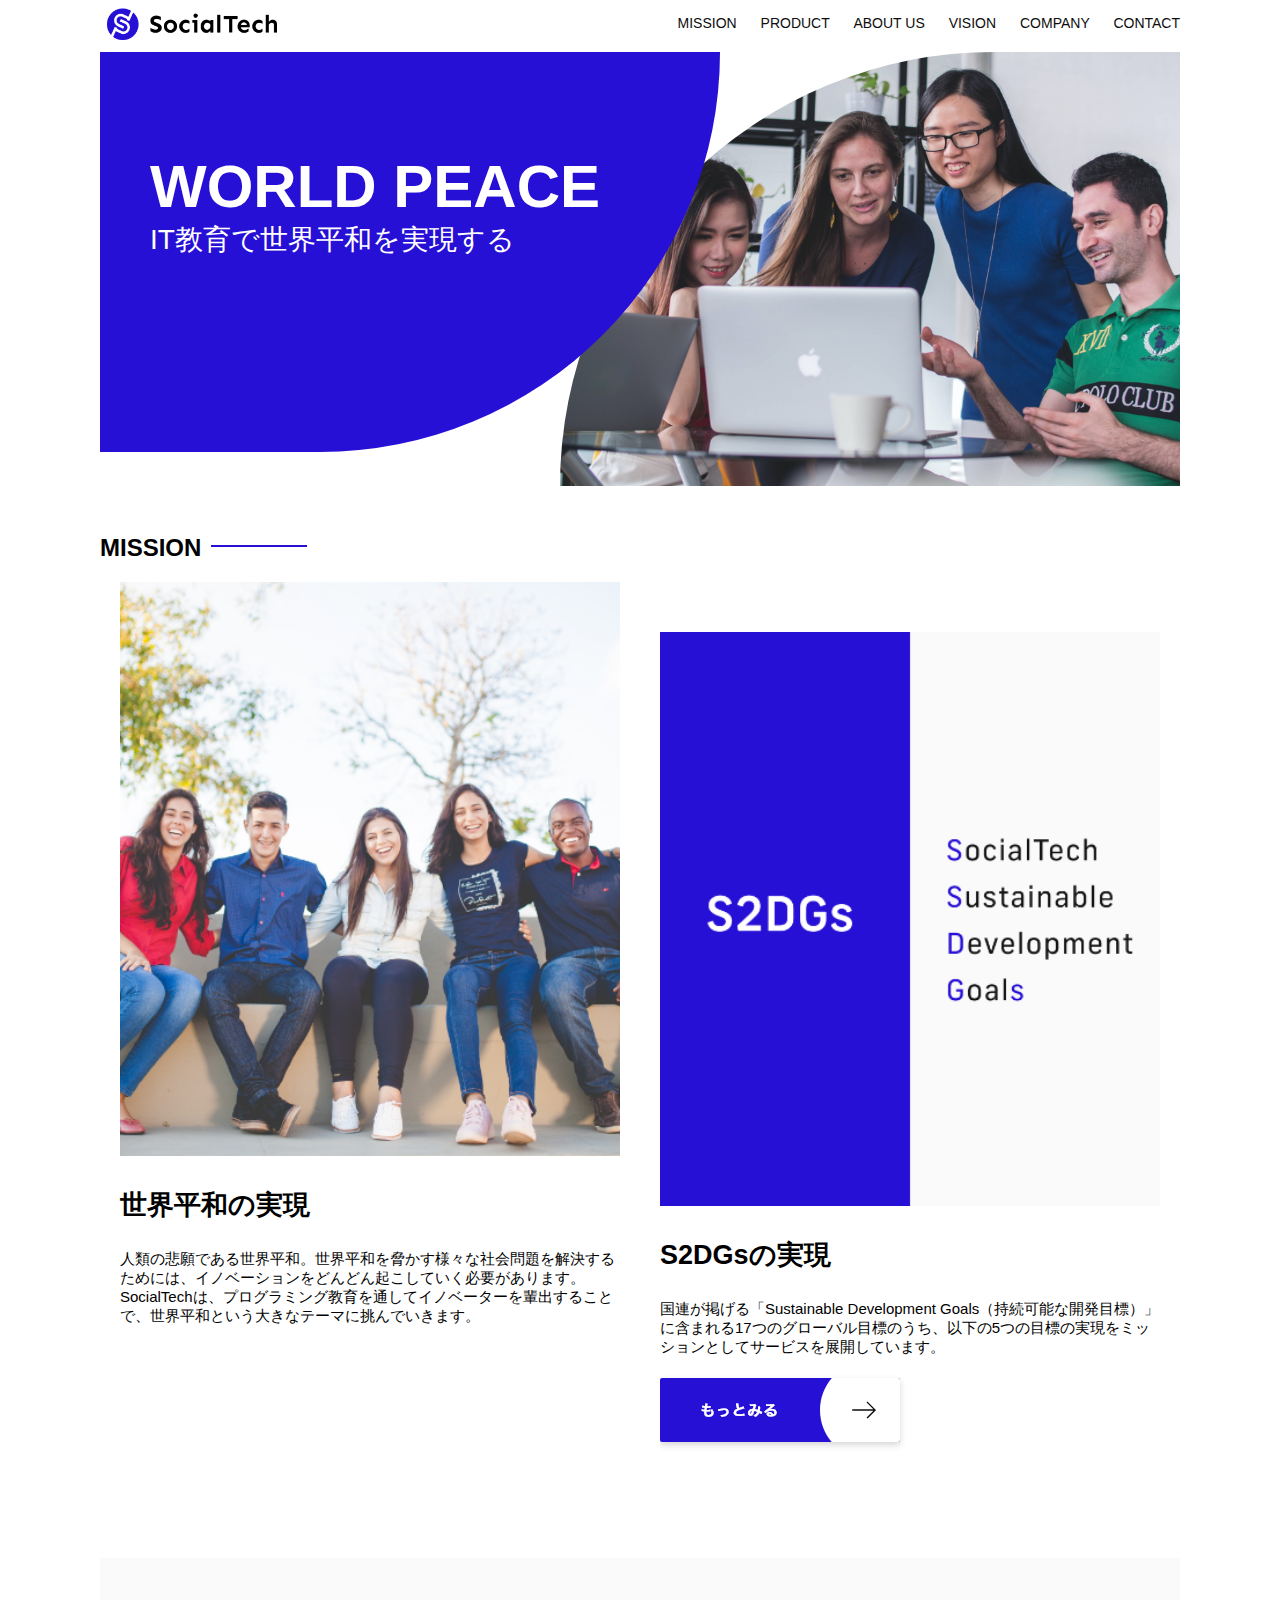
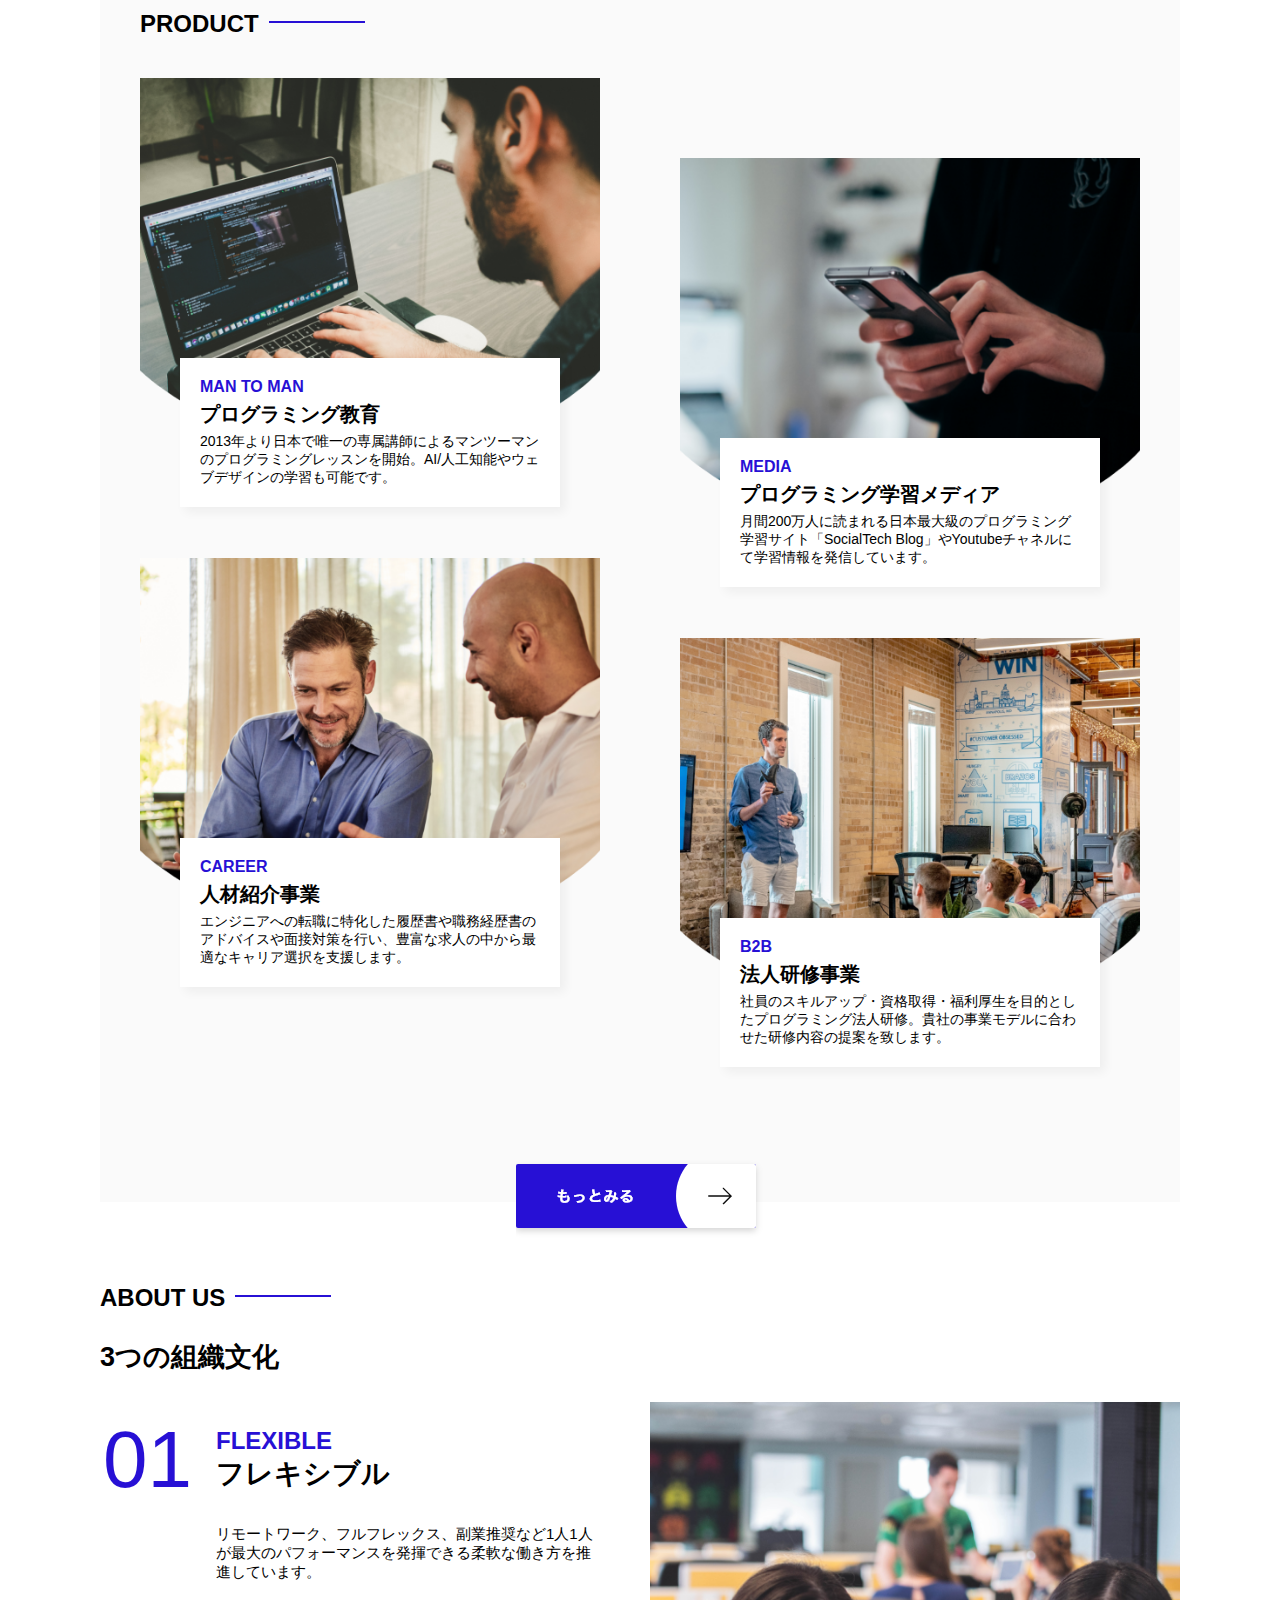
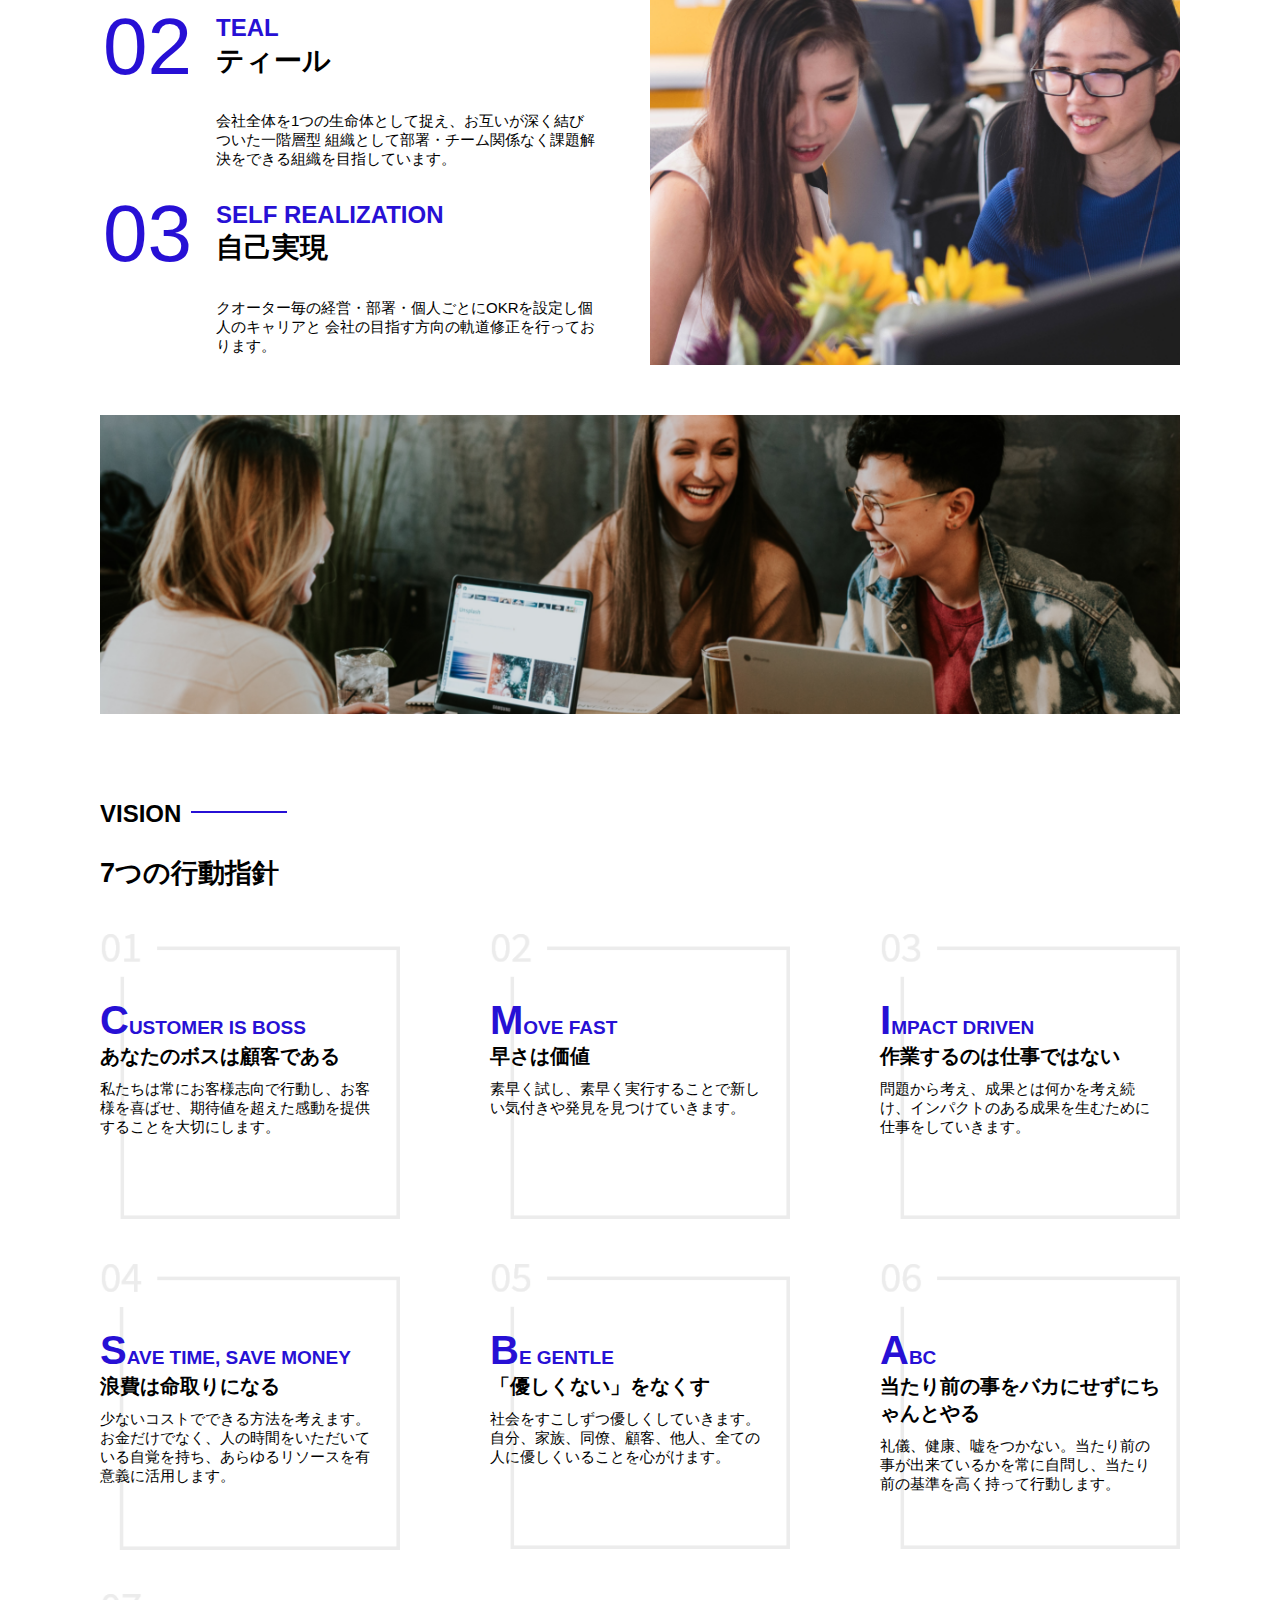
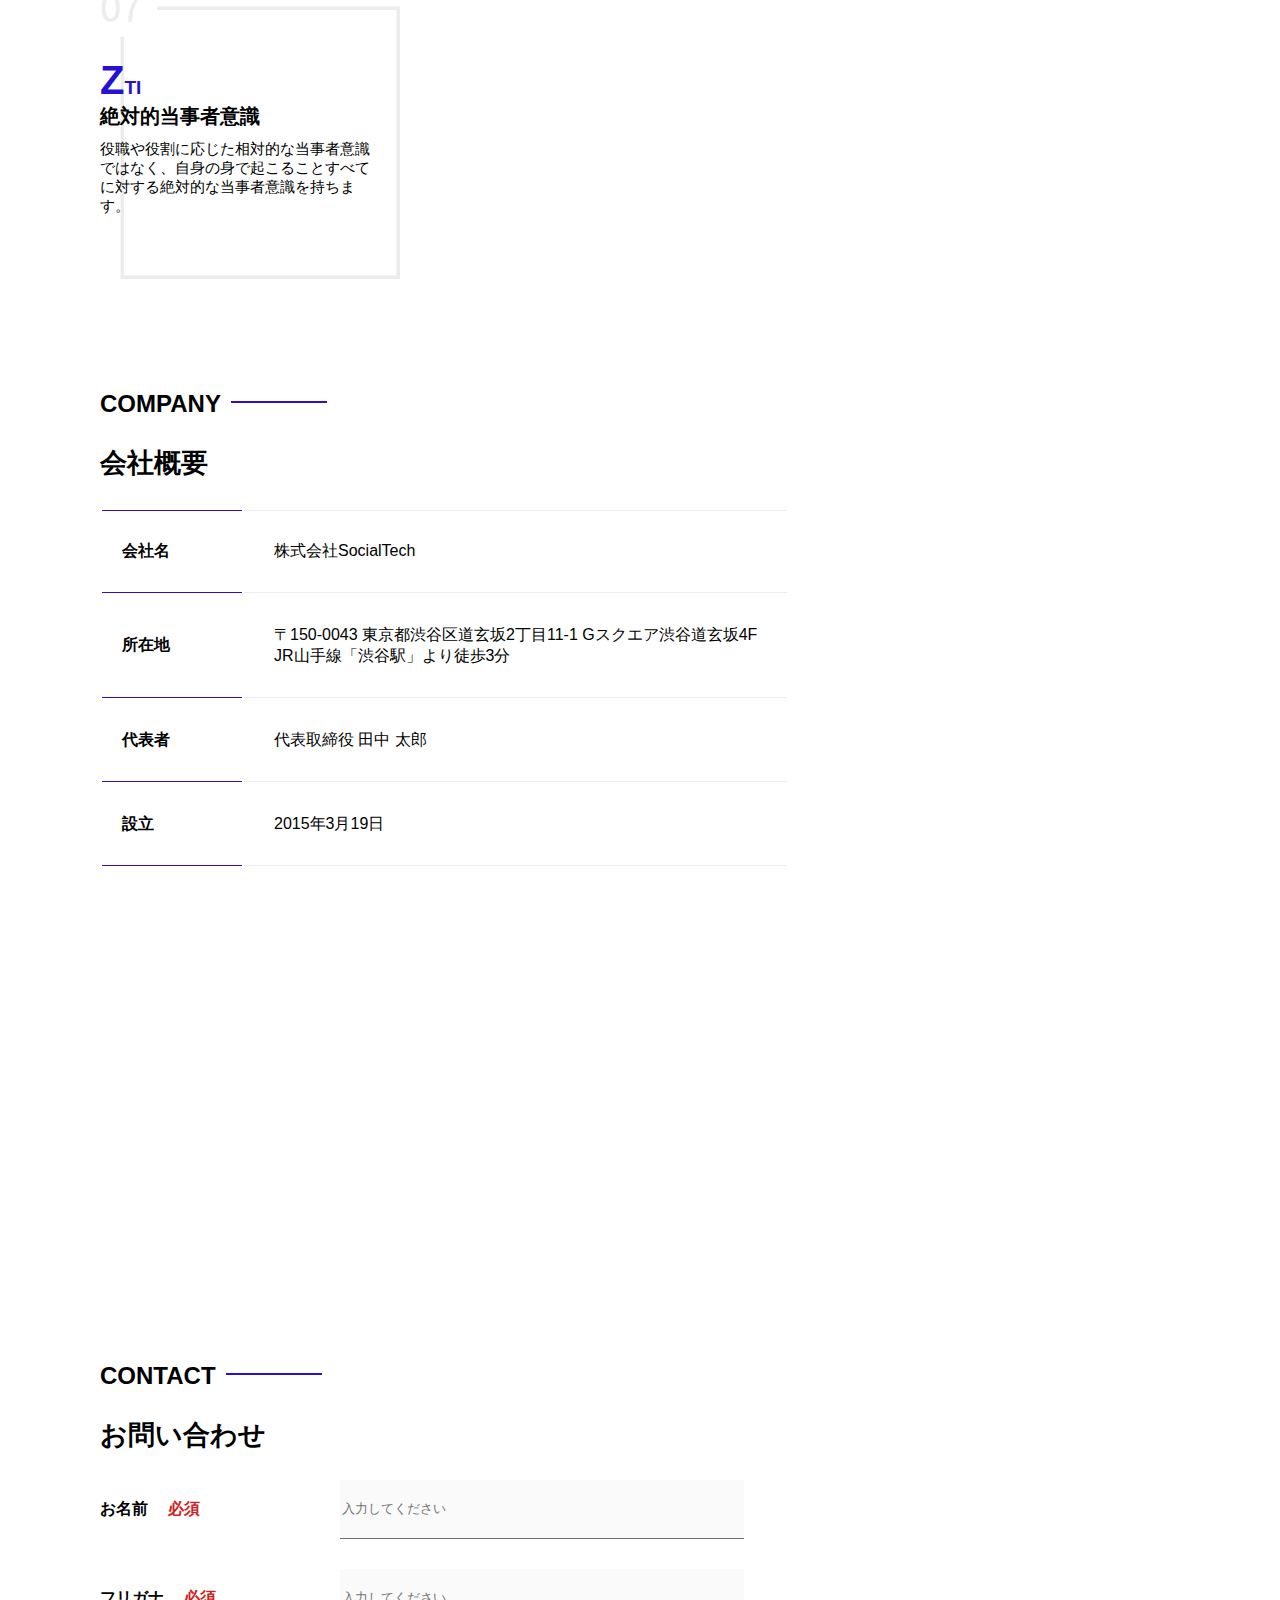
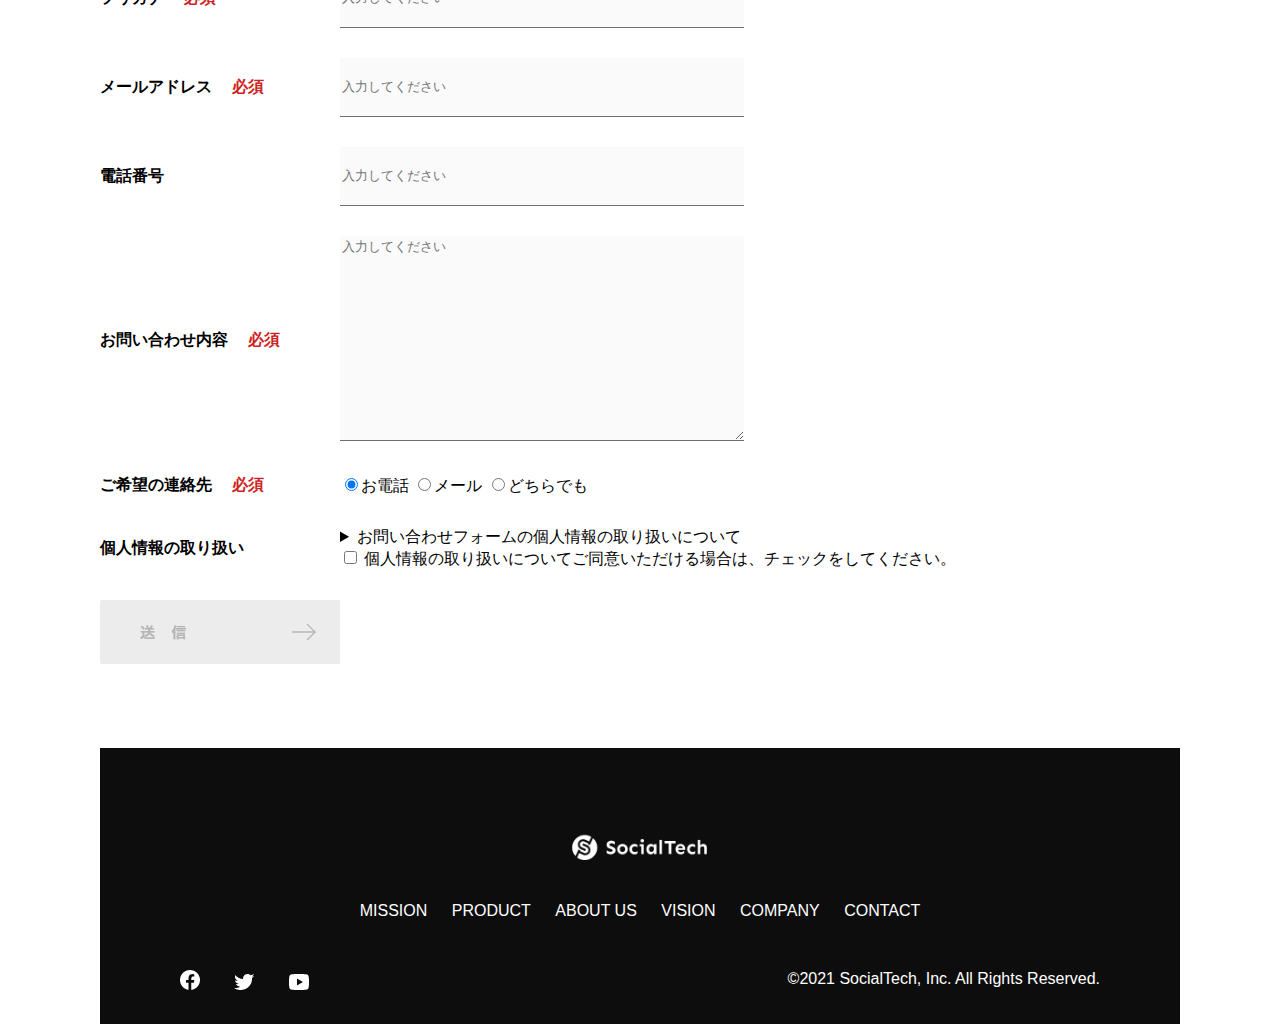
<file: index.html>
<!DOCTYPE html>
<html>
  <head>
    <title>SocialTech</title>
    <meta charset="utf-8">
    <meta name="description" content="SocialTechはEdTech業界のリーディングカンパニーを目指します。">
    <meta name="viewport" content="width=device-width, initial-scale=1.0">
    <link rel="stylesheet" href="style.css">
  </head>
  <body>
    <header>
      <!-- ロゴ -->
      <a href="index.html" id="logo"><img src="images/logo.png" alt="トップページに戻る"></a>
      
      <!-- PC用ナビゲーション -->
      <nav id="nav-pc">
        <a href="mission.html">MISSION</a>
        <a href="product.html">PRODUCT</a>
        <a href="index.html#aboutus">ABOUT US</a>
        <a href="index.html#vision">VISION</a>
        <a href="index.html#company">COMPANY</a>
        <a href="index.html#contact">CONTACT</a>
      </nav>
      <!-- スマホ用メニューボタン -->
      <img id="menu-sp" src="images/button-menu.png" alt="ナビゲーションを開く" onclick="document.getElementById('nav-sp').style.display = 'block'">
      <!-- スマホ用ナビゲーション -->
      <nav id="nav-sp">
        <img id="close" src="images/button-close.png" alt="ナビゲーションを閉じる" onclick="document.getElementById('nav-sp').style.display = 'none'">
        <a id="logo-sp" href="index.html" onclick="document.getElementById('nav-sp').style.display = 'none'">
          <img src="images/logo-sp.png" alt="トップページに戻る"></a>
        <a class="menu" href="mission.html" onclick="document.getElementById('nav-sp').style.display = 'none'">MISSION</a>
        <a class="menu" href="product.html" onclick="document.getElementById('nav-sp').style.display = 'none'">PRODUCT</a>
        <a class="menu" href="index.html#aboutus" onclick="document.getElementById('nav-sp').style.display = 'none'">ABOUT US</a>
        <a class="menu" href="index.html#vision" onclick="document.getElementById('nav-sp').style.display = 'none'">VISION</a>
        <a class="menu" href="index.html#company" onabort="document.getElementById('nav-sp').style.display = 'none'">COMPANY</a>
        <a class="menu" href="index.html#contact" onclick="document.getElementById('nav-sp').style.display = 'none'">CONTACT</a>
        <div id="sns">
          <a href="https://www.facebook.com/sejuku2013"><img src="images/button-facebook.png" alt="Facebookのリンク"></a>
          <a href="https://twitter.com/samuraijuku"><img src="images/button-twitter.png" alt="Twitterのリンク"></a>
          <a href="https://www.youtube.com/channel/UCCFOQO5aDK0xXam4cUQXT8g"><img src="images/button-youtube.png" alt="YouTubeのリンク"></a>
        </div>
      </nav>
    </header>
    <main>
      <article>
        <!-- メインビジュアル　-->
        <section id="main-visual">
          <div id="main-message">
            <h1>WORLD PEACE</h1>
            <p>IT教育で世界平和を実現する</p>  
          </div>
          <img src="images/index/index-main.png" alt="PCの周りに集まる多国籍の仲間たち">
        </section>
        <!--ミッション-->
        <section id="mission">
          <h2 class="index-h2">MISSION</h2>
          <div id="mission-flex">
            <div>
              <img id="mission-photo" src="images/index/index-mission.png" alt="屋外のベンチで写真を撮影する多国籍の仲間たち">
              <h3>世界平和の実現</h3>
              <p>
                人類の悲願である世界平和。世界平和を脅かす様々な社会問題を解決するためには、イノベーションをどんどん起こしていく必要があります。SocialTechは、プログラミング教育を通してイノベーターを輩出することで、世界平和という大きなテーマに挑んでいきます。
              </p>
            </div>
            <div>
              <img id="s2dgs" src="images/index/s2dgs.png" alt="S2DGs">
              <h3>S2DGsの実現</h3>
              <p>国連が掲げる「Sustainable Development Goals（持続可能な開発目標）」に含まれる17つのグローバル目標のうち、以下の5つの目標の実現をミッションとしてサービスを展開しています。</p>
              <a href="mission.html">
                <img src="images//button-more.png" alt="もっとみる">
              </a>
            </div>
          </div>
        </section>

        <!-- プロダクト　-->
        <section id="product">
          <h2 class="index-h2">PRODUCT</h2>
          <div>
            <div id="product-left">
              <div>
                <img class="product-photo" src="images/index/index-mantoman.png" alt="PCでコードを書く男性">
                <div class="product-explain">
                  <span>MAN TO MAN</span>
                  <h3>プログラミング教育</h3>
                  <p>2013年より日本で唯一の専属講師によるマンツーマンのプログラミングレッスンを開始。AI/人工知能やウェブデザインの学習も可能です。</p>
                </div>
              </div> 
              <div>
                <img class="product-photo" src="images/index/index-career.png" alt="笑顔で話し合う2人の男性">
                <div class="product-explain">
                  <span>CAREER</span>
                  <h3>人材紹介事業</h3>
                  <p>エンジニアへの転職に特化した履歴書や職務経歴書のアドバイスや面接対策を行い、豊富な求人の中から最適なキャリア選択を支援します。</p>
                </div>
              </div>

            </div>
            <div id="product-right">
              <diV>
                <img class="product-photo" src="images/index/index-media.png" alt="スマートフォンを操作する人">
                <div class="product-explain">
                  <span>MEDIA</span>
                  <h3>プログラミング学習メディア</h3>
                  <p>月間200万人に読まれる日本最大級のプログラミング学習サイト「SocialTech Blog」やYoutubeチャネルにて学習情報を発信しています。</p>
                </div>
              </diV>
              <div>
                <img class="product-photo" src="images/index/index-b2b.png" alt="講演中の男性とそれを聴く人々">
                <div class="product-explain">
                  <span>B2B</span>
                  <h3>法人研修事業</h3>
                  <p>社員のスキルアップ・資格取得・福利厚生を目的としたプログラミング法人研修。貴社の事業モデルに合わせた研修内容の提案を致します。</p>
                </div>
              </div>
            </div>
          </div>
          <div>
            <a id="product-more" href="product.html">
              <img src="images/button-more.png" alt="もっとみる">
            </a>
          </div>
        </section>

        <!-- ABOUT US -->
        <section id="aboutus">
          <h2 class="index-h2">ABOUT US</h2>
          <h3>3つの組織文化</h3>
          <div>
            <table class="culture-table">
              <tr>
                <td>
                  <span class="culture-num">01</span>
                </td>
                <td>
                  <span class="culture-en">FLEXIBLE</span>
                  <span class="culture-jp">フレキシブル</span>
                </td>
              </tr>
              <tr>
                <td>
                  <!-- 空きのセル-->
                </td>
                <td>
                  <p class="culture-description">
                    リモートワーク、フルフレックス、副業推奨など1人1人が最大のパフォーマンスを発揮できる柔軟な働き方を推進しています。
                  </p>
                </td>
              </tr>
              <tr>
                <td>
                  <span class="culture-num">02</span>
                </td>
                <td>
                  <span class="culture-en">TEAL</span>
                  <span class="culture-jp">ティール</span>
                </td>
              </tr>
              <tr>
                <td>
                  <!--　空きのセル　-->
                </td>
                <td>
                  <p class="culture-description">
                    会社全体を1つの生命体として捉え、お互いが深く結びついた一階層型
                    組織として部署・チーム関係なく課題解決をできる組織を目指しています。
                  </p>
                </td>
              </tr>
              <tr>
                <td>
                  <span class="culture-num">03</span>
                </td>
                <td>
                  <span class="culture-en">SELF REALIZATION</span>
                  <span class="culture-jp">自己実現</span>
                </td>
              </tr>
              <tr>
                <td>
                  <!-- 空きのセル　-->
                </td>
                <td>
                  <p class="culture-description">
                   クオーター毎の経営・部署・個人ごとにOKRを設定し個人のキャリアと
                    会社の目指す方向の軌道修正を行っております。
                  </p>
                </td>
              </tr>
            </table>
            <img class="culture-img" src="images/index/index-aboutus1.png" alt="笑顔で話し合う2人の女性">
          </div>
          <img class="culture-img2" src="images/index/index-aboutus2.png" alt="笑顔で話し合う3人の男女">
        </section>
    
        <!-- VISION -->
        <section id="vision">
          <h2 class="index-h2">VISION</h2>
          <h3>7つの行動指針</h3>
          <div>
            <div class="vision-box">
              <img src="images/index/vision-01.png" alt="01">
              <span>
                <h4>CUSTOMER IS BOSS</h4>
                <h5>あなたのボスは顧客である</h5>
                <p>私たちは常にお客様志向で行動し、お客様を喜ばせ、期待値を超えた感動を提供することを大切にします。</p>
              </span>
            </div>

            <div class="vision-box">
              <img src="images/index/vision-02.png" alt="02">
              <span>
                <h4>MOVE FAST</h4>
                <h5>早さは価値</h5>
                <p>素早く試し、素早く実行することで新しい気付きや発見を見つけていきます。</p>
              </span>
            </div>

            <div class="vision-box">
              <img src="images/index/vision-03.png" alt="03">
              <span>
                <h4>IMPACT DRIVEN</h4>
                <h5>作業するのは仕事ではない</h5>
                <p>問題から考え、成果とは何かを考え続け、インパクトのある成果を生むために仕事をしていきます。</p>
              </span>
            </div>

            <div class="vision-box">
              <img src="images/index/vision-04.png" alt="04">
              <span>
                <h4>SAVE TIME, SAVE MONEY</h4>
                <h5>浪費は命取りになる</h5>
                <p>少ないコストでできる方法を考えます。お金だけでなく、人の時間をいただいている自覚を持ち、あらゆるリソースを有意義に活用します。</p>
              </span>
            </div>
            <div class="vision-box">
              <img src="images/index/vision-05.png" alt="05">
              <span>
                <h4>BE GENTLE</h4>
                <h5>「優しくない」をなくす</h5>
                <p>社会をすこしずつ優しくしていきます。自分、家族、同僚、顧客、他人、全ての人に優しくいることを心がけます。</p>
              </span>
            </div>
            <div class="vision-box">
              <img src="images/index/vision-06.png" alt="06">
              <span>
                <h4>ABC</h4>
                <h5>当たり前の事をバカにせずにちゃんとやる</h5>
                <p>礼儀、健康、嘘をつかない。当たり前の事が出来ているかを常に自問し、当たり前の基準を高く持って行動します。</p>
              </span>
            </div>
            <div class="vision-box">
              <img src="images/index/vision-07.png" alt="07">
              <span>
                <h4>ZTI</h4>
                <h5>絶対的当事者意識</h5>
                <p>役職や役割に応じた相対的な当事者意識ではなく、自身の身で起こることすべてに対する絶対的な当事者意識を持ちます。</p>
              </span>
            </div>
          </div>
        </section>
       <!-- COMPANY -->
        <section id="company">
         <h2 class="index-h2">COMPANY</h2>
         <h3>会社概要</h3>
         <table id="compay-table">
          <tr>
            <th class="tableheader-first">会社名</th>
            <td class="cell-first">株式会社SocialTech</td>
          </tr>
          <tr>
            <th class="tableheader">所在地</th>
            <td class="cell">〒150-0043 東京都渋谷区道玄坂2丁目11-1 Gスクエア渋谷道玄坂4F<br>JR山手線「渋谷駅」より徒歩3分</td>
          </tr>
          <tr>
            <th class="tableheader">代表者</th>
            <td class="cell">代表取締役 田中 太郎</td>
          </tr>
          <tr>
            <th class="tableheader">設立</th>
            <td class="cell">2015年3月19日</td>
          </tr>
         </table>
         <iframe src="https://www.google.com/maps/embed?pb=!1m18!1m12!1m3!1d3241.7771738700353!2d139.6961698!3d35.65786119999999!2m3!1f0!2f0!3f0!3m2!1i1024!2i768!4f13.1!3m3!1m2!1s0x60188b55ffeaaaab%3A0x552bb81dbe5fefb7!2z44CSMTUwLTAwNDMg5p2x5Lqs6YO95riL6LC35Yy66YGT546E5Z2C77yS5LiB55uu77yR77yR4oiS77yR77yR!5e0!3m2!1sja!2sjp!4v1694490818597!5m2!1sja!2sjp"
          style="border:0;" allowfullscreen="" loading="lazy">
         </iframe>
        </section>
        <!-- お問い合わせフォーム -->
        <section id="contact">
          <h2 class="index-h2">CONTACT</h2>
          <h3>お問い合わせ</h3>
          <!-- STATIC FORMSのフォームタグ-->
          <form action="https://api.staticforms.xyz/submit" method="post">
            <input type="text" name="honeypot" style="display:none">
            <!-- STATIC FORMSのアクセスキー -->
            <input type="hidden" name="accessKey" value="bfd70a5d-15bf-4492-93bf-29fe841058fa">
            <!-- メールのタイトル-->
            <input type="hidden" name="subject" value="お問い合わせフォーム" />
            <!-- 送信先のメールアドレスをvalueに設定する-->
            <input type="hidden" name="replyTo" value="shisayu.papa@outlook.jp">
            <!-- redirectionのURLは公開後のURLにリンクする-->
            <input type="hidden" name="redirectTo" value="">
            <div>
              <div class="contact-heading">
                <label class="contact-label">お名前<span class="contact-span">必須</span>
                </label>
              </div>
              <div>
                <input type="text" name="name" placeholder="入力してください" class="contact-textbox">
              </div>
            </div>
            <diV>
              <div class="contact-heading">
                <label class="contact-label">フリガナ<span class="contact-span">必須</span></label>
              </div>
              <div>
                <input type="text" name="hurigana" placeholder="入力してください" class="contact-textbox">
              </div>
            </diV>
            <div>
              <div class="contact-heading">
                <label class="contact-label">メールアドレス<span class="contact-span">必須</span></label>
              </div>
              <div>
                <input type="text" name="email" placeholder="入力してください" class="contact-textbox">
              </div>
            </div>
            <div>
              <div class="contact-heading">
                <label class="contact-label">電話番号</label>
              </div>
              <div>
                <input type="text" name="tel" placeholder="入力してください" class="contact-textbox">
              </div>
            </div>
            <div>
              <div class="contact-heading">
                <label class="contact-label">お問い合わせ内容<span class="contact-span">必須</span></label>
              </div>
              <div>
                <textarea class="contact-textarea" placeholder="入力してください" name="message"></textarea>
              </div>
            </div>
            <div>
              <div class="contact-heading">
                <label class="contact-label">ご希望の連絡先<span class="contact-span">必須</span></label>
              </div>
              <div>
                <input class="radiobutton" type="radio" value="tel" name="contact" checked><label>お電話</label>
                <input class="radiobutton" type="radio" value="mail" name="contact"><label>メール</label>
                <input class="radiobutton" type="radio" value="both" name="contact"><label>どちらでも</label>
              </div>
            </div>
            <div>
              <div class="contact-heading">
                <label class="contact-label">個人情報の取り扱い</label>
              </div>
              <div>
                <details>
                  <summary>お問い合わせフォームの個人情報の取り扱いについて</summary>
                  <div>
                    <span>１．組織の名称又は氏名</span>
                    株式会社SocialTech<br><br>
                    <span>２．個人情報保護管理者（若しくはその代理人）の氏名又は職名、所属及び連絡先
                      鈴木 一郎 コーポレート部</span><br>
                    メールアドレス：support@socialtech.net<br>
                    TEL：03-xxxx-xxxx<br>
                    <span>３．個人情報の利用目的</span><br>
                    ・本サービス及び本サービスに関連する情報の提供又はそれらに関する連絡のため<br>
                    ・ユーザーの本人確認のため<br>
                    ・当社サービスのご案内のため<br>
                    ・当社の商品等の広告または宣伝（電子メールによるものを含むものとします。）<br><br>
                    <span>４．個人情報の取り扱い業務の委託</span><br>
                    個人情報の取扱業務の全部または一部を外部に業務委託する場合があります。<br>
                    その際、弊社は、個人情報を適切に保護できる管理体制を敷き実行していることを条件として<br>
                    委託先を厳選したうえで、機密保持契約を委託先と締結し、お客様の個人情報を厳密に管理させます。<br><br>
                    <span>５．個人情報の開示等の請求</span><br>
                    お客様は、弊社に対してご自身の個人情報の開示等（利用目的の通知、開示、内容の訂正・追加・削除、利用の停止または消去、第三者への提供の停止）に関して、当社問合わせ窓口に申し出ることができます。<br>
                    その際、弊社はお客様ご本人を確認させていただいたうえで、合理的な期間内に対応いたします。<br><br>
                    なお、個人情報に関する弊社問合わせ先は、次の通りです。<br><br>
                    株式会社SocialTech　個人情報問合せ窓口<br>
                    〒150-0043　東京都渋谷区道玄坂2丁目11-1 Ｇスクエア渋谷道玄坂 4F<br>
                    メールアドレス：support@socialtech.net　TEL：03-xxxx-xxxx<br><br>
                    <span>６．個人情報を提供されることの任意性について</span><br><br>
                    お客様がご自身の個人情報を弊社に提供されるか否かは、お客様のご判断によりますが、もしご提供されない場合には、適切なサービスが提供できない場合がありますので予めご了承ください。
                  </div>
                </details>
                <input type="checkbox" name="agree">
                <span>個人情報の取り扱いについてご同意いただける場合は、チェックをしてください。</span>
              </div>
            </div>
            <input type="image" src="images/button-submit.png" alt="送信する">
          </form>
        </section>
      </article>
      <footer>
        <div id="footer-logo">
          <img src="images/logo-sp.png" alt="socialTech">
        </div>
        <div id="footer-link">
          <a href="mission.html">MISSION</a>
          <a href="product.html">PRODUCT</a>
          <a href="index.html#aboutus">ABOUT US</a>
          <a href="index.html#vision">VISION</a>
          <a href="index.html#company">COMPANY</a>
          <a href="index.html#contact">CONTACT</a>
        </div>
        <div id="sns-footer">
          <a href="https://www.facebook.com/sejuku2013"><img src="images/button-facebook.png" alt="Facebookのリンク"></a>
          <a href="https://twitter.com/samuraijuku"><img src="images/button-twitter.png" alt="Twitterのリンク"></a>
          <a href="https://www.youtube.com/channel/UCCFOQO5aDK0xXam4cUQXT8g"><img src="images/button-youtube.png" alt="Youtubeのリンク"></a>
          <span id="copyright">&copy;2021 SocialTech, Inc. All Rights Reserved. </span>
        </div>
      </footer>
    </main>
  </body>
</html>
</file>
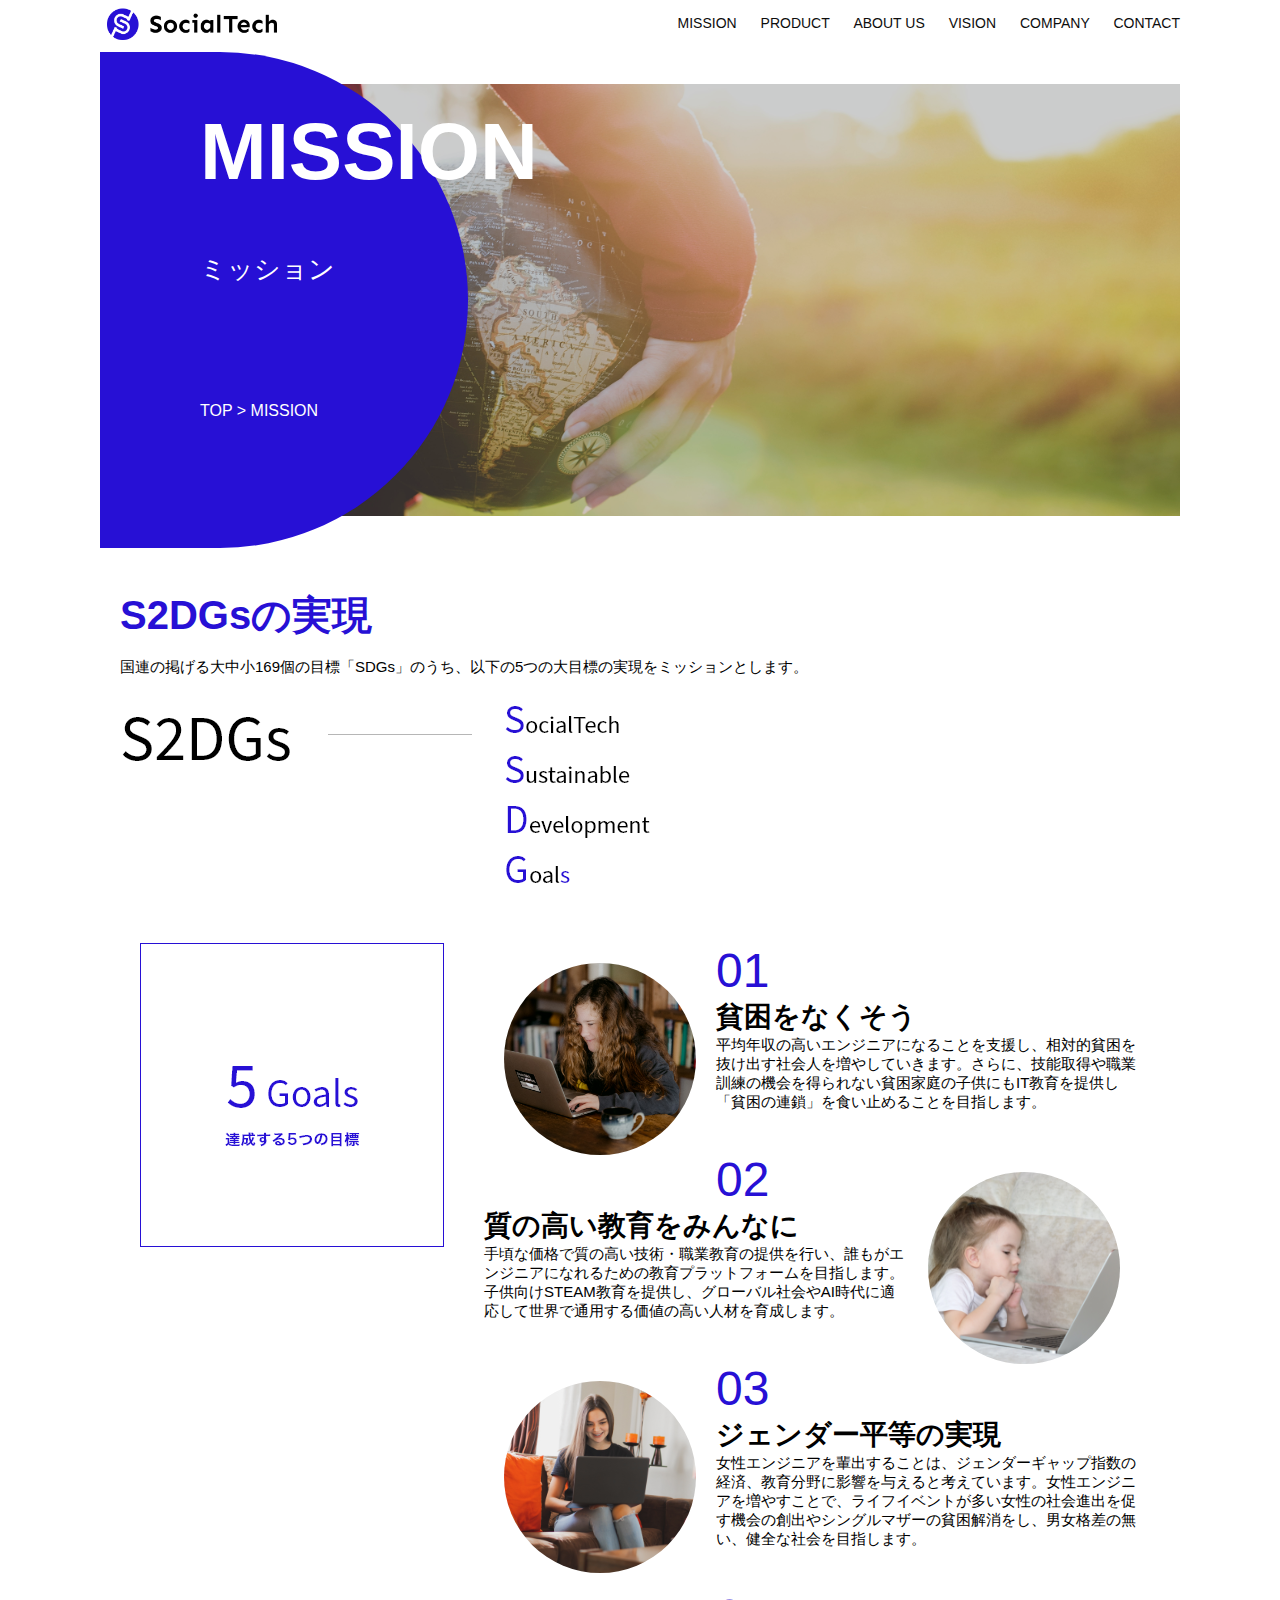
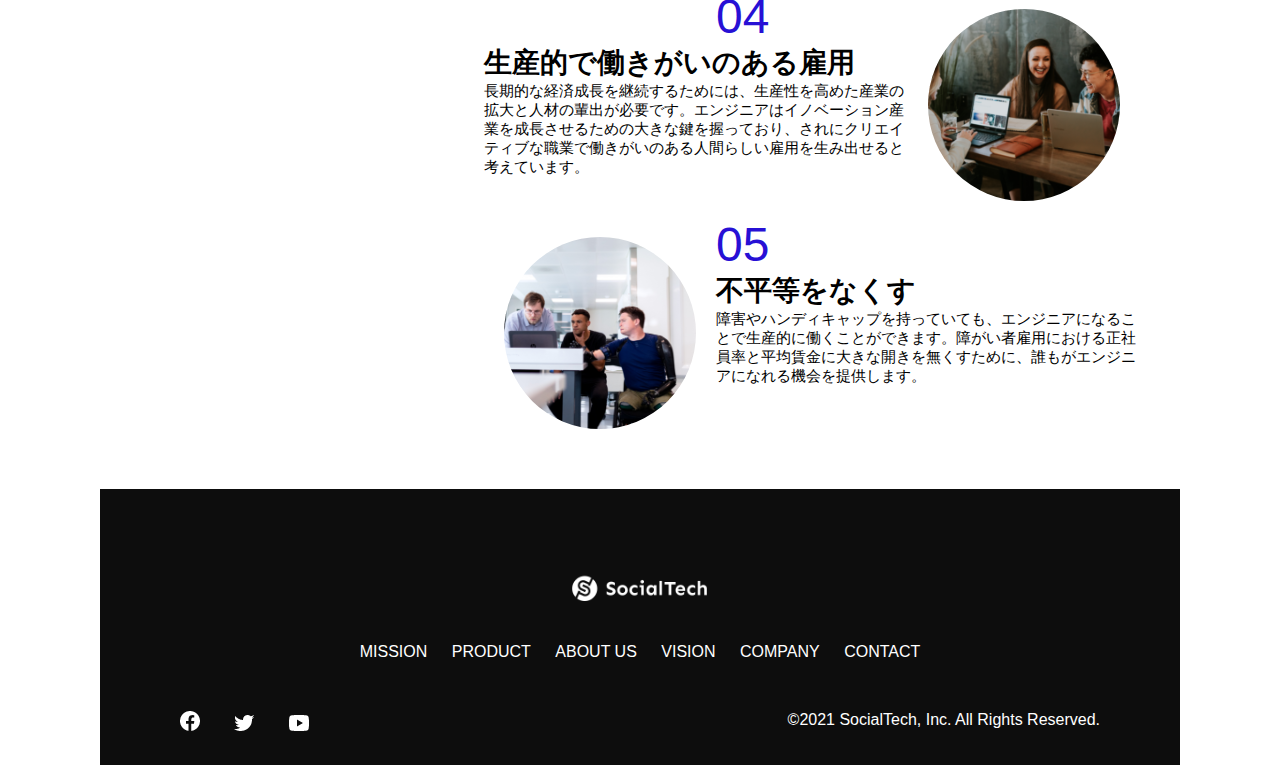
<file: mission.html>
<!DOCTYPE html>
<html>
  <head>
    <title>SocialTech - MISSION ミッション -</title>
    <meta charset="utf-8">
    <meta name="description" content="Socialtechが目指す5つの目標（S2DGs）を紹介します">
    <meta name="viewport" content="width=device-width, initial-scale=1.0">
    <link rel="stylesheet" href="style.css">
  </head>

  <body>
    <!-- ヘッダー -->
    <header>
      <!-- ロゴ -->
      <a href="index.html" id="logo"><img src="images/logo.png" alt="トップページに戻る"></a>
      
      <!-- PC用ナビゲーション -->
      <nav id="nav-pc">
        <a href="mission.html">MISSION</a>
        <a href="product.html">PRODUCT</a>
        <a href="index.html#aboutus">ABOUT US</a>
        <a href="index.html#vision">VISION</a>
        <a href="index.html#company">COMPANY</a>
        <a href="index.html#contact">CONTACT</a>
      </nav>

      <!-- スマホ用メニューボタン -->
      <img id="menu-sp" src="images/button-menu.png" alt="ナビゲーションを開く" onclick="document.getElementById('nav-sp').style.display = 'block'">
     
      <!-- スマホ用ナビゲーション -->
      <nav id="nav-sp">
        <img id="close" src="images/button-close.png" alt="ナビゲーションを閉じる" onclick="document.getElementById('nav-sp').style.display = 'none'">
        <a id="logo-sp" href="index.html" onclick="document.getElementById('nav-sp').style.display = 'none'">
          <img src="images/logo-sp.png" alt="トップページに戻る"></a>
        <a class="menu" href="mission.html" onclick="document.getElementById('nav-sp').style.display = 'none'">MISSION</a>
        <a class="menu" href="product.html" onclick="document.getElementById('nav-sp').style.display = 'none'">PRODUCT</a>
        <a class="menu" href="index.html#aboutus" onclick="document.getElementById('nav-sp').style.display = 'none'">ABOUT US</a>
        <a class="menu" href="index.html#vision" onclick="document.getElementById('nav-sp').style.display = 'none'">VISION</a>
        <a class="menu" href="index.html#company" onabort="document.getElementById('nav-sp').style.display = 'none'">COMPANY</a>
        <a class="menu" href="index.html#contact" onclick="document.getElementById('nav-sp').style.display = 'none'">CONTACT</a>
        <div id="sns">
          <a href="https://www.facebook.com/sejuku2013"><img src="images/button-facebook.png" alt="Facebookのリンク"></a>
          <a href="https://twitter.com/samuraijuku"><img src="images/button-twitter.png" alt="Twitterのリンク"></a>
          <a href="https://www.youtube.com/channel/UCCFOQO5aDK0xXam4cUQXT8g"><img src="images/button-youtube.png" alt="YouTubeのリンク"></a>
        </div>
      </nav>
    </header>
    <main>
      <article>
        <section id="mission-main">
          <div id="mission-title">
            <h1>MISSION</h1>
            <span>ミッション</span>
            <div>TOP > MISSION</div>
          </div>
        </section>
        <section id="mission-s2dgs">
          <h2 class="mission-h2">S2DGsの実現</h2>
          <p>国連の掲げる大中小169個の目標「SDGs」のうち、以下の5つの大目標の実現をミッションとします。</p>
          <img src="images/mission/mission-s2dgs.png" alt="S2DGs">
        </section>
        <section id="mission-5goals">
          <div>
            <img id="s2dgs-image" src="images/mission/mission-5goals.png" alt="5Goals">
          </div>
          <div>
            <div>
              <img class="fivegoals-image-left" src="images/mission/mission-5goals01.png" alt="PCを操作する女の子">
              <span class="fivegoals-number">01</span>
              <h3 class="fivegoals-h3">貧困をなくそう</h3>
              <p class="fivegoals-p">
                平均年収の高いエンジニアになることを支援し、相対的貧困を抜け出す社会人を増やしていきます。さらに、技能取得や職業訓練の機会を得られない貧困家庭の子供にもIT教育を提供し「貧困の連鎖」を食い止めることを目指します。
              </p>
            </div>

            <div>
              <img class="fivegoals-image-right" src="images/mission/mission-5goals02.png" alt="PCを見つめる小さい女の子">
              <span class="fivegoals-number">02</span>
              <h3 class="fivegoals-h3">質の高い教育をみんなに</h3>
              <p class="fivegoals-p">
                手頃な価格で質の高い技術・職業教育の提供を行い、誰もがエンジニアになれるための教育プラットフォームを目指します。子供向けSTEAM教育を提供し、グローバル社会やAI時代に適応して世界で通用する価値の高い人材を育成します。
              </p>
            </div>

            <div>
              <img class="fivegoals-image-left" src="images/mission/mission-5goals03.png" alt="PC操作する女性">
              <span class="fivegoals-number">03</span>
              <h3 class="fivegoals-h3">ジェンダー平等の実現</h3>
              <p class="fivegoals-p">
                女性エンジニアを輩出することは、ジェンダーギャップ指数の経済、教育分野に影響を与えると考えています。女性エンジニアを増やすことで、ライフイベントが多い女性の社会進出を促す機会の創出やシングルマザーの貧困解消をし、男女格差の無い、健全な社会を目指します。
              </p>
            </div>

            <div>
              <img class="fivegoals-image-right" src="images/mission/mission-5goals04.png" alt="笑顔で話し合う3人の男女">
              <span class="fivegoals-number">04</span>
              <h3 class="fivegoals-h3">生産的で働きがいのある雇用</h3>
              <p class="fivegoals-p">
                長期的な経済成長を継続するためには、生産性を高めた産業の拡大と人材の輩出が必要です。エンジニアはイノベーション産業を成長させるための大きな鍵を握っており、されにクリエイティブな職業で働きがいのある人間らしい雇用を生み出せると考えています。
              </p>
            </div>

            <div>
              <img class="fivegoals-image-left" src="images/mission/mission-5goals05.png" alt="障害を持つ男性が生き生きと働く様子">
              <span class="fivegoals-number">05</span>
              <h3 class="fivegoals-h3">不平等をなくす</h3>
              <p class="fivegoals-p">
                障害やハンディキャップを持っていても、エンジニアになることで生産的に働くことができます。障がい者雇用における正社員率と平均賃金に大きな開きを無くすために、誰もがエンジニアになれる機会を提供します。
              </p>
            </div>
          </div>
        </section>
      </article>
      <footer>
        <div id="footer-logo">
          <img src="images/logo-sp.png" alt="socialTech">
        </div>
        <div id="footer-link">
          <a href="mission.html">MISSION</a>
          <a href="product.html">PRODUCT</a>
          <a href="index.html#aboutus">ABOUT US</a>
          <a href="index.html#vision">VISION</a>
          <a href="index.html#company">COMPANY</a>
          <a href="index.html#contact">CONTACT</a>
        </div>
        <div id="sns-footer">
          <a href="https://www.facebook.com/sejuku2013"><img src="images/button-facebook.png" alt="Facebookのリンク"></a>
          <a href="https://twitter.com/samuraijuku"><img src="images/button-twitter.png" alt="Twitterのリンク"></a>
          <a href="https://www.youtube.com/channel/UCCFOQO5aDK0xXam4cUQXT8g"><img src="images/button-youtube.png" alt="Youtubeのリンク"></a>
          <span id="copyright">&copy;2021 SocialTech, Inc. All Rights Reserved. </span>
        </div>
      </footer>  
    </main>
  </body>
</html>
</file>
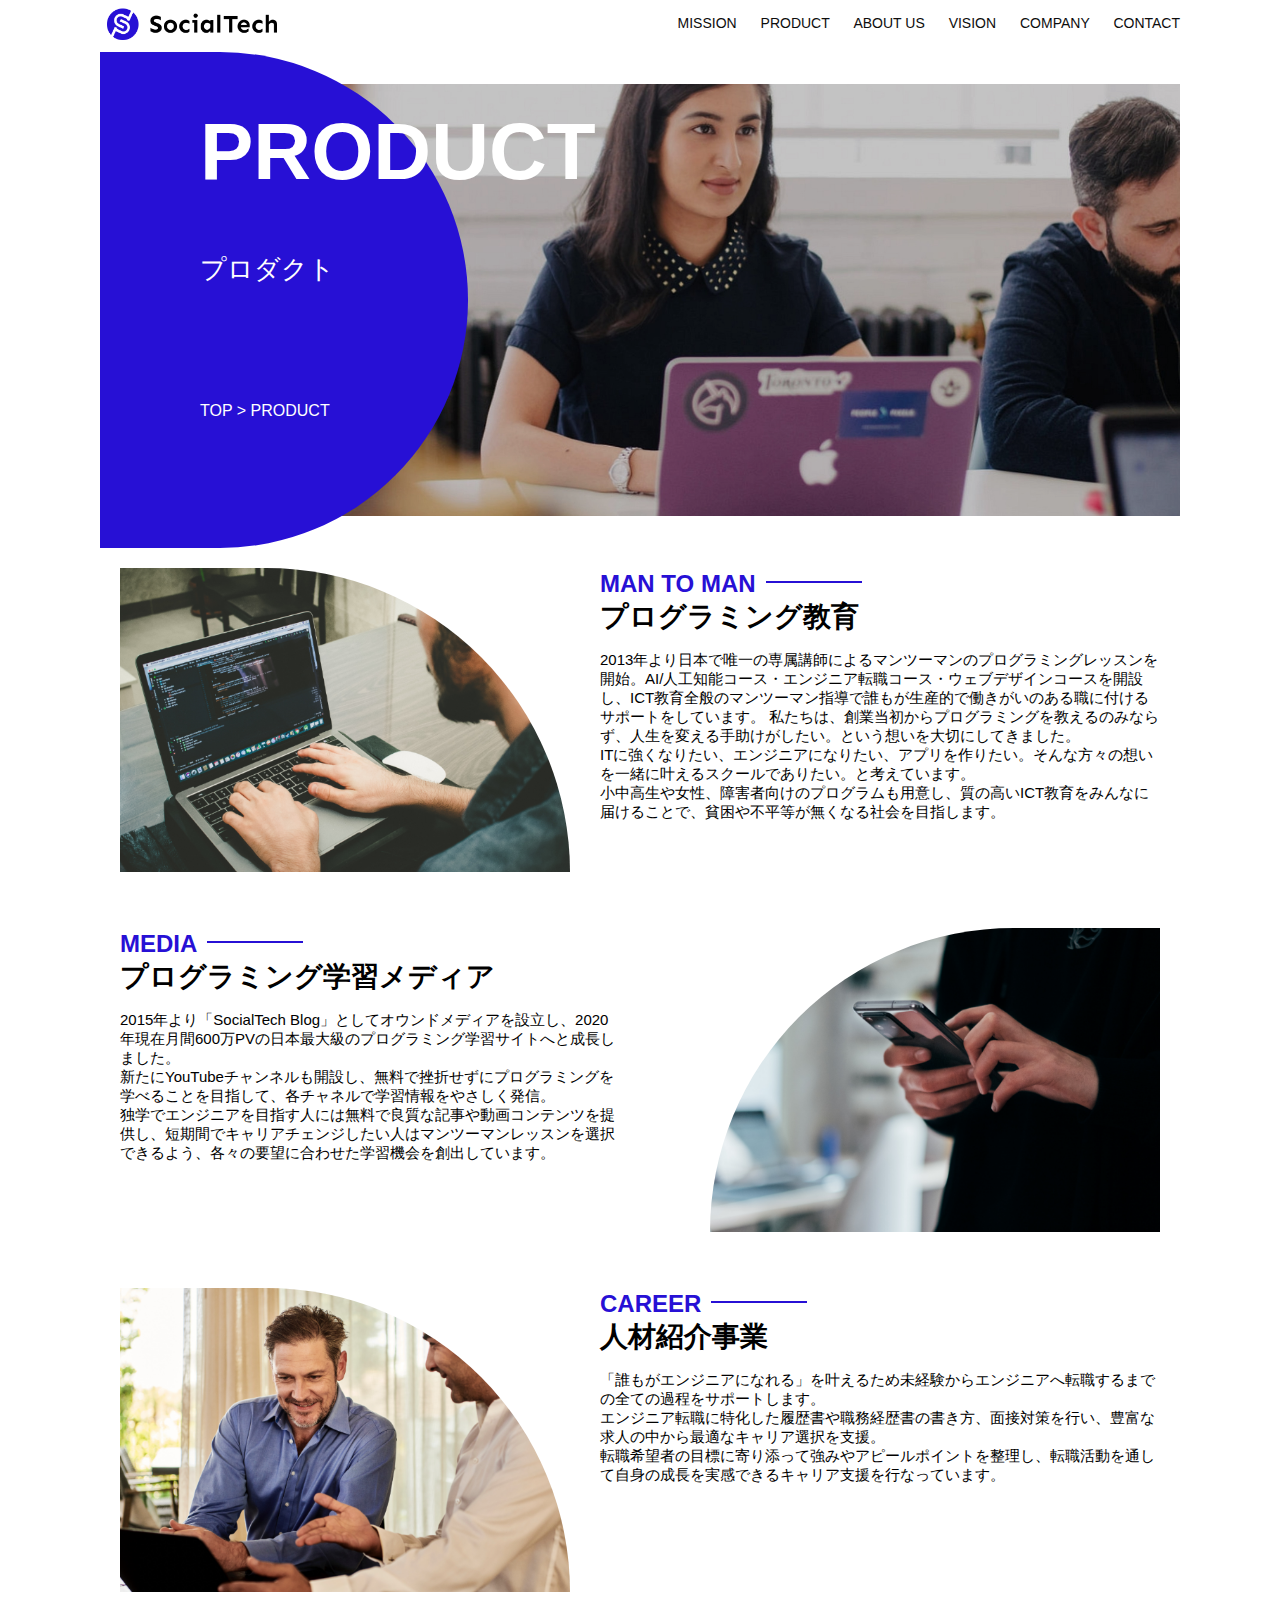
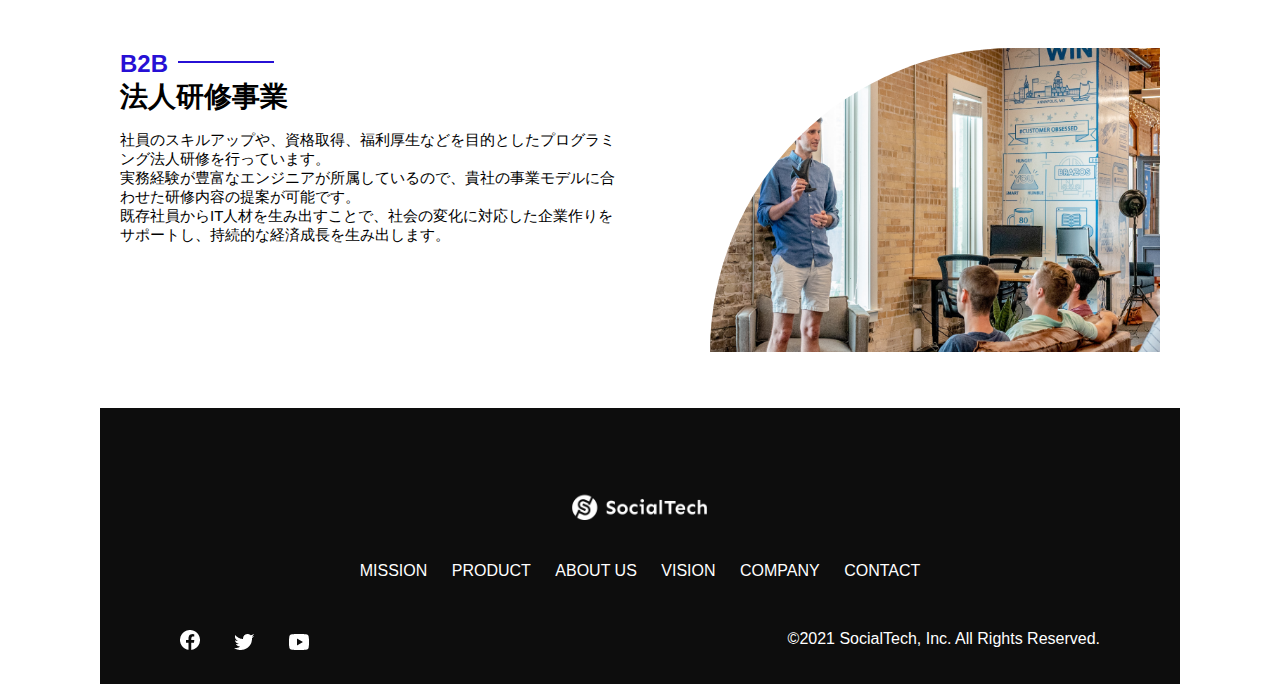
<file: product.html>
<!DOCTYPE html>
<html>
  <head>
    <title>SocialTech - PRODUCT プロダクト -</title>
    <meta charset="utf-8">
    <meta name="description" content="Socialtechの4つのプロダクトを紹介します">
    <meta name="viewport" content="width=device-width, initial-scale=1.0">
    <link rel="stylesheet" href="style.css">
  </head>

  <body>
    <!-- ヘッダー -->
    <header>
      <!-- ロゴ -->
      <a href="index.html" id="logo"><img src="images/logo.png" alt="トップページに戻る"></a>
      
      <!-- PC用ナビゲーション -->
      <nav id="nav-pc">
        <a href="mission.html">MISSION</a>
        <a href="product.html">PRODUCT</a>
        <a href="index.html#aboutus">ABOUT US</a>
        <a href="index.html#vision">VISION</a>
        <a href="index.html#company">COMPANY</a>
        <a href="index.html#contact">CONTACT</a>
      </nav>

      <!-- スマホ用メニューボタン -->
      <img id="menu-sp" src="images/button-menu.png" alt="ナビゲーションを開く" onclick="document.getElementById('nav-sp').style.display = 'block'">
     
      <!-- スマホ用ナビゲーション -->
      <nav id="nav-sp">
        <img id="close" src="images/button-close.png" alt="ナビゲーションを閉じる" onclick="document.getElementById('nav-sp').style.display = 'none'">
        <a id="logo-sp" href="index.html" onclick="document.getElementById('nav-sp').style.display = 'none'">
          <img src="images/logo-sp.png" alt="トップページに戻る"></a>
        <a class="menu" href="mission.html" onclick="document.getElementById('nav-sp').style.display = 'none'">MISSION</a>
        <a class="menu" href="product.html" onclick="document.getElementById('nav-sp').style.display = 'none'">PRODUCT</a>
        <a class="menu" href="index.html#aboutus" onclick="document.getElementById('nav-sp').style.display = 'none'">ABOUT US</a>
        <a class="menu" href="index.html#vision" onclick="document.getElementById('nav-sp').style.display = 'none'">VISION</a>
        <a class="menu" href="index.html#company" onabort="document.getElementById('nav-sp').style.display = 'none'">COMPANY</a>
        <a class="menu" href="index.html#contact" onclick="document.getElementById('nav-sp').style.display = 'none'">CONTACT</a>
        <div id="sns">
          <a href="https://www.facebook.com/sejuku2013"><img src="images/button-facebook.png" alt="Facebookのリンク"></a>
          <a href="https://twitter.com/samuraijuku"><img src="images/button-twitter.png" alt="Twitterのリンク"></a>
          <a href="https://www.youtube.com/channel/UCCFOQO5aDK0xXam4cUQXT8g"><img src="images/button-youtube.png" alt="YouTubeのリンク"></a>
        </div>
      </nav>
    </header>
    <main>
      <article>
        <section id="product-main">
          <div id="product-title">
            <h1>PRODUCT</h1>
            <span>プロダクト</span>
            <div>TOP > PRODUCT</div>
          </div>
        </section>
        <section class="product-section1">
          <img src="images/product/product-mantoman.png" alt="PCでコードを書く男性">
          <div>
            <h2 class="product-h2">MAN TO MAN</h2>
            <h3 class="product-h3">プログラミング教育</h3>
            <p>
              2013年より日本で唯一の専属講師によるマンツーマンのプログラミングレッスンを開始。AI/人工知能コース・エンジニア転職コース・ウェブデザインコースを開設し、ICT教育全般のマンツーマン指導で誰もが生産的で働きがいのある職に付けるサポートをしています。
              私たちは、創業当初からプログラミングを教えるのみならず、人生を変える手助けがしたい。という想いを大切にしてきました。<br>ITに強くなりたい、エンジニアになりたい、アプリを作りたい。そんな方々の想いを一緒に叶えるスクールでありたい。と考えています。<br>小中高生や女性、障害者向けのプログラムも用意し、質の高いICT教育をみんなに届けることで、貧困や不平等が無くなる社会を目指します。
            </p>
          </div>
        </section>
        <section class="product-section2">
          <div>
            <h2 class="product-h2">MEDIA</h2>
            <h3 class="product-h3">プログラミング学習メディア</h3>
            <p>
              2015年より「SocialTech Blog」としてオウンドメディアを設立し、2020年現在月間600万PVの日本最大級のプログラミング学習サイトへと成長しました。<br>新たにYouTubeチャンネルも開設し、無料で挫折せずにプログラミングを学べることを目指して、各チャネルで学習情報をやさしく発信。<br>独学でエンジニアを目指す人には無料で良質な記事や動画コンテンツを提供し、短期間でキャリアチェンジしたい人はマンツーマンレッスンを選択できるよう、各々の要望に合わせた学習機会を創出しています。
            </p>
          </div>
          <img src="images/product/product-media.png" alt="スマートフォンを操作する人">
        </section>
        <section class="product-section1">
          <img src="images/product/product-career.png" alt="笑顔で話し合う2人の男性">
          <div>
            <h2 class="product-h2">CAREER</h2>
            <h3 class="product-h3">人材紹介事業</h3>
            <p>
              「誰もがエンジニアになれる」を叶えるため未経験からエンジニアへ転職するまでの全ての過程をサポートします。<br>エンジニア転職に特化した履歴書や職務経歴書の書き方、面接対策を行い、豊富な求人の中から最適なキャリア選択を支援。<br>転職希望者の目標に寄り添って強みやアピールポイントを整理し、転職活動を通して自身の成長を実感できるキャリア支援を行なっています。<br>
            </p>
          </div>
        </section>
        <section class="product-section2">
          <div>
            <h2 class="product-h2">B2B</h2>
            <h3 class="product-h3">法人研修事業</h3>
            <p>
              社員のスキルアップや、資格取得、福利厚生などを目的としたプログラミング法人研修を行っています。<br>実務経験が豊富なエンジニアが所属しているので、貴社の事業モデルに合わせた研修内容の提案が可能です。<br>既存社員からIT人材を生み出すことで、社会の変化に対応した企業作りをサポートし、持続的な経済成長を生み出します。
            </p>
          </div>
          <img src="images/product/product-b2b.png" alt="講演中の男性とそれを聞く人々"
        </section>
      </article>
      <footer>
        <div id="footer-logo">
          <img src="images/logo-sp.png" alt="socialTech">
        </div>
        <div id="footer-link">
          <a href="mission.html">MISSION</a>
          <a href="product.html">PRODUCT</a>
          <a href="index.html#aboutus">ABOUT US</a>
          <a href="index.html#vision">VISION</a>
          <a href="index.html#company">COMPANY</a>
          <a href="index.html#contact">CONTACT</a>
        </div>
        <div id="sns-footer">
          <a href="https://www.facebook.com/sejuku2013"><img src="images/button-facebook.png" alt="Facebookのリンク"></a>
          <a href="https://twitter.com/samuraijuku"><img src="images/button-twitter.png" alt="Twitterのリンク"></a>
          <a href="https://www.youtube.com/channel/UCCFOQO5aDK0xXam4cUQXT8g"><img src="images/button-youtube.png" alt="Youtubeのリンク"></a>
          <span id="copyright">&copy;2021 SocialTech, Inc. All Rights Reserved. </span>
        </div>
      </footer>  
    </main>
  </body>
</html>
</file>
<file: style.css>
body {
  font-family: "Source Sans Pro", "Hiragino Kaku Gothic ProN", Meiryo, Arial, sans-serif;
}
P {
  font-size: 15px;
}

/*====================
  PC用スタイル　 
=====================*/
@media screen and (min-width: 768px) {
  body {
    max-width: 1080px;
    min-width: 960px;
    margin: 0 auto 0 auto;
  }

  header {
    display: flex;
    justify-content: space-between;
  }

  /*ナビゲーションレイアウト */
  #nav-pc {
    text-align: right;
    font-size: 14px;
    padding-top: 15px;
  }

  /* ナビゲーションのリンクの装飾　*/
  #nav-pc > a {
    text-decoration: none;
    margin-left: 20px;
  }
  #nav-pc > a:link {
    color: #0d0d0d;
  }
  #nav-pc > a:visited {
    color: #0d0d0d;
  }
  #nav-pc > a:hover {
    color: #0d0d0d;
    text-decoration: underline;
  }
  #nav-pc > a:active {
    color: #0d0d0d;
  }

  /* スマホ用ナビを非表示　*/
  #nav-sp, #menu-sp {
    display: none;
  }

  /* メインビジュアル */
  #main-visual {
    position: relative;
    height: 400px;
  }

  #main-message {
    position: absolute;
    top: 0;
    left: 0;
    background-color: #2710d5;
    color: #ffffff;
    border-radius: 0 0 476px 0;
    max-width: 620px;
    height: 100%;
    width: 100%;
    z-index: 11;
  }
  #main-message > h1 {
    font-size: 60px;
    font-weight: bold;
    margin: 100px 0 0 50px;
  }
  #main-message > p {
    font-size: 28px;
    margin: 0 0 0 50px;
  }
  #main-visual > img {
    max-width: 620px; 
    border-radius: 476px 0 0 0;
    position: absolute;
    top: 0;
    right: 0;
    z-index: 10 ;
  }

  /*　見出し　*/
  h2 {
    margin: 40px 0 0 0;
  }
  h2::after {
    content: url("images/line.png");
    margin-left: 10px;
  }
  h3 {
    font-size: 27px;
  }
  /* ミッション　*/
  #mission {
    margin: 80px auto 0px auto;
    width: 100%;
  }
  #mission-flex {
    width: 100%;
    display: flex;
  }

  #mission-flex > div {
    width: 50%;
    margin: 20px;
  }
  #mission-photo {
    width: 100%;
  }
  #s2dgs {
    margin-top: 50px;
    width: 100%;
  }

  /*プロダクト*/
  #product {
    background-color: #fafafa;
    margin: 80px 0 80px 0;
    padding: 10px 40px 0px 40px;
  }

  /* 外枠 */
  #product > div {
    margin-top: 40px;
    display: flex;
  }

  /*　左のカラム */
  #product-left {
    width: 50%;
    margin-right: 20px;
  }

  /* 右のカラム */
  #product-right {
    width: 50%;
    margin-left: 20px;
    margin-top: 80px;
  }

  /* 画像　＋　説明の枠　*/
  #product-left > div {
    position: relative;
    height: 480px;
    margin-right: 20px;
  }
  #product-right > div {
    position: relative;
    height: 480px;
    margin-left: 20px;
  }

  /* 画像　*/
  .product-photo {
    width: 100%;
  }

  /* 説明文の枠 */
  .product-explain {
    background-color: #ffffff;
    position: absolute;
    left: 0;
    top: 280px;
    margin: 0 40px 0 40px;
    padding: 20px;
    box-shadow: 5px 5px 10px rgba(0,0,0,0.05);

  }

  /* 説明文の英語　*/
  .product-explain > span {
    color: #2710d5;
    font-weight: bold;
    font-size: 16px;
    margin: 0;
  }

  /* 説明文の見出し　*/
  .product-explain > h3 {
    font-size: 20px ;
    margin: 5px 0 5px 0;
  }

  /* 説明文　 */
  .product-explain > P {
    font-size: 14px;
    margin: 0;
  }

  /*　「もっとみる」ボタン */
  #product-more {
    margin: 0 auto -42px auto;
  }

  /* ABOUT US */
  #aboutus {
    margin: 80px auto 80px auto;
  }

  /* 3つの組織文化と画像を入れる枠 */
  #aboutus > div {
    display: flex;
  }

  /* 画像　*/
  .culture-img {
    width: 100%;
    align-self: flex-start;
  }
  .culture-img2 {
    margin-top: 50px;
    width: 100%;
  }

  /* 3つの組織文化の表 */
  .culture-table {
    max-width: 500px;
    margin-right: 50px;
  }

  /*　番号　*/
  .culture-num {
    font-size: 80px;
    color: #2710d5;
    margin: 0 20px 0 0;
  }

  /* 組織文化英語　*/
  .culture-en {
    color: #2710d5;
    font-weight: bold;
    font-size: 24px;
    display: block;
  }

  /* 組織文化日本語　*/
  .culture-jp {
    font-size: 28px;
    font-weight: bold;
  }

  /*　説明文 */
  .culture-description {
    margin: 0;
  }

  /* ビジョン */
  #vision {
    margin: 80px auto 80px auto;
  }

  /* セクション内の外枠　*/
  #vision > div {
    width: 100%;
    display: flex;
    justify-content: space-between;
    flex-wrap: wrap;
  }

  /*　7つの行動指針の枠　*/
  .vision-box {
    width: 300px;
    height: 300px;
    margin-bottom: 30px;
    position: relative;
  }

  .vision-box > img {
    width: 100%;
    height: auto;
    position: absolute;
    top: 0;
    left: 0;
    z-index: 30;
  }

  .vision-box > span {
    position: absolute;
    top: 0;
    left: 0;
    z-index: 31;
    margin-right: 20px;
  }

  .vision-box > span > h4 {
    color: #2710d5;
    font-size: 19px;
    margin: 80px 0 0 0;
  }

  .vision-box > span > h4::first-letter {
    font-size: 40px;
  }

  .vision-box > span > h5 {
    font-size: 20px ;
    margin: 0 0 0 0;
  }

  .vision-box > span > p {
    margin: 10px 0 0 0 ;
  }

  /*　会社概要　*/
  #company {
    margin: 80px auto 80px auto;
  }

  #company-table {
    width: 100%;
  }

  .tableheader {
    text-align: left;
    padding: 20px;
    border-bottom-color: #2710d5;
    border-bottom-width: 1px;
    border-bottom-style: solid;
    width: 100px;
  }

  .tableheader-first {
    text-align: left;
    padding: 20px;
    border-bottom-color: #2710d5;
    border-bottom-width: 1px;
    border-bottom-style: solid;
    border-top-color: #2710d5;
    border-top-width: 1px;
    border-top-style: solid;
    width: 100px;
  }

  .cell {
    padding: 30px;
    border-bottom-color: #ececec;
    border-bottom-width: 1px;
    border-bottom-style: solid;
  }

  .cell-first {
    padding: 30px;
    border-bottom-color: #ececec;
    border-bottom-width: 1px;
    border-bottom-style: solid;
    border-top-color: #ececec;
    border-top-width: 1px;
    border-top-style: solid;
  }

  #company > iframe {
    width: 100%;
    height: 368px;
    margin-top: 40px;
  }

  /* お問い合わせ　*/
  #contact {
    margin: 80px auto 80px auto;
  }

  /* 外枠 */
  #contact > form > div {
    display: flex;
    flex-direction: row;
    flex-wrap: wrap;
    padding-bottom: 30px;
  }

  /* 左列の見出し　*/
  .contact-heading {
    width: 240px;
    align-self: center;
  }
  /* 見出しのラベル */
  .contact-label {
    font-weight: bold;
  }

  /* 必須　*/
  .contact-span {
    color: #ce2222;
    margin: 0 0 0 20px;
    font-weight: bold;
  }

  /* テキストボックス */
  .contact-textbox {
    border-top: 0;
    border-left: 0;
    border-right: 0;
    border-bottom-width: 1px;
    border-bottom-color: #707070;
    border-bottom-style: solid;
    background-color: #fafafa;
    width: 400px;
    height: 56px;
  }

  /* お問い合わせ内容のテキストエリア */
  .contact-textarea {
    border-top: 0;
    border-left: 0;
    border-right: 0;
    border-bottom-width: 1px;
    border-bottom-color: #707070;
    border-bottom-style: solid;
    background-color: #fafafa;
    width: 400px;
    height: 200px;
  }

  /* 個人情報の取り扱い */
  details {
    width: 700px;
  }
  details > div {
    background-color: #fafafa;
    padding: 20px;
  }
  details > div > span {
    font-weight: bold;
  }

  /* フッター　*/
  footer {
    background-color: #0d0d0d;
    text-align: center;
    padding: 80px 80px 30px 80px;

  }
  #footer-logo {
    margin-bottom: 30px;
  }

  #footer-link {
    margin-bottom: 50px;
  }

  #footer-link > a {
    text-decoration: none;
    margin: 10px;
  }

  #footer-link > a:link {
    color: #ffffff;
  }

  #footer-link > a:visited {
    color: #ffffff;
  }

  #footer-link > a:hover {
    color: #ffffff;
    text-decoration: underline;
  }

  #footer-line > a:active {
    color: #ffffff;
  }

  #sns-footer {
    text-align: left;
    width: 100%;
  }

  #sns-footer > a {
    margin-right: 30px;
  }

  #copyright {
    color: #ffffff;
    float: right;
  }

  /* mission.htmml用スタイル　*/
  #mission-main {
    height: 496px;
    width: 100%;
    background-image: url("images/mission/mission-main.png");
    background-repeat: no-repeat;
    background-position-y: center;
  }

  #mission-title {
    background-color: #2710d5;
    width: 368px;
    color: #ffffff;
    height: 496px;
    border-radius: 0 248px 248px 0;
    position: relative;
  }

  #mission-title > h1 {
    position: absolute;
    top: 0;
    left: 100px;
    font-size: 80px;
  }

  #mission-title > span {
    position: absolute;
    top: 200px;
    left: 100px;
    font-size: 26px;
  }

  #mission-title > div {
    position: absolute;
    top: 350px;
    left: 100px;
    font-size: 16px;
  }

  #mission-s2dgs {
    width: 100%;
    margin: 20px;
  }

  .mission-h2 {
    color: #2710d5;
    font-size: 40px;
  }

  .mission-h2::after {
    content: none;
  }

  #mission-5goals {
    margin: 20px;
    display: flex;
  }

  #mission-5goals > div {
    flex-grow: 1;
    padding: 20px;
  }

  #mission-5goals > div > div {
    margin-bottom: 40px;
  }

  .fivegoals-image-right {
    float: right;
    margin: 20px;
  }

  .fivegoals-image-left {
    float: left;
    margin: 20px;
  }

  .fivegoals-number {
    color: #2710d5;
    font-size: 48px;
    margin: 0;
  }

  .fivegoals-h3 {
    font-size: 28px;
    margin: 0;
  }

  .fivegoals-p {
    margin: 0;
  }

  /* プロダクト　ページ　*/
  #product-main {
    height: 496px;
    width: 100%;
    background-image: url("images/product/product-main.png");
    background-repeat: no-repeat;
    background-position-y: center;
  }

  #product-title {
    background-color: #2710d5;
    width: 368px;
    color: #ffffff;
    height: 496px;
    border-radius: 0 248px 248px 0;
    position: relative;
  }

  #product-title > h1 {
    position: absolute;
    top: 0;
    left: 100px;
    font-size: 80px;
  }

  #product-title > span {
    position: absolute;
    top: 200px;
    left: 100px;
    font-size: 26px;
  }

  #product-title > div {
    position: absolute;
    top: 350px;
    left: 100px;
    font-size: 16px;
  }

  /* セクション　*/
  .product-section1 {
    position: relative;
    margin: 20px;
    height: 340px;
  }

  .product-section1 > img {
    position: absolute;
    top: 0;
    left: 0;
    width: 450px;
    margin: 0 40px 30px 0;
    border-radius: 0 432px 0 0;
  }

  .product-section1 > div {
    position: absolute;
    top: 0;
    left: 480px;
  }

  /* セクション2 */
  .product-section2 {
    position: relative;
    margin: 20px;
    height: 340px;
  }

  .product-section2 > img {
    position: absolute;
    top: o;
    right: 0;
    width: 450px;
    margin: 0 0 30px 40px;
    border-radius: 432px 0 0 0;
  }

  .product-section2 > div {
    width: 500px;
    position: absolute;
    top: 0;
    left: 0;
  }

  .product-h2 {
    color: #2710d5;
    font-size: 24px;
    margin: 0;
  }

  .product-h3 {
    font-size: 28px;
    margin: 0;
  }

} /* @media screen PC用スタイルのend */

  /*=============================
  スマートフォン用のスタイル
  ==============================*/
@media screen and (max-width: 767px) {
  body {
    min-width: 375px;
    margin: 0;
  }

   /* PCナビゲーション非表示　*/
  #nav-pc {
   display: none;
  }

  /*　ハンバーガーメニュー　*/
  #menu-sp {
    float: right;
    padding: 0;
  }

  /* スマホ用ナビゲーションの表示切り替え */
  /* 初期状態、レイアウトと非表示設定 */
  #nav-sp {
    background-color: #2710d5;
    position: absolute;
    left: 0;
    top: 0;
    height: 100%;
    width: 100%;
    display: none;
    z-index: 100;
  }

  /* ×ボタン　*/
  #close {
    position: absolute;
    top: 20px;
    right: 20px;
  }

  /* ナビゲーションメニュー用ロゴ　*/
  #logo-sp {
    margin: 80px 0 30px 20px;
  }

  /* ナビゲーションリンクの装飾設定　*/
  #nav-sp > a {
    display: block;
  }
  #nav-sp > a:link {
    color: #ffffff;
  } 
  #nav-sp > a:visited {
    color: #ffffff;
  }
  #nav-sp > a:hover {
    color: #ffffff;
    text-decoration: underline;
  }
  #nav-sp > a:active {
    color: #ffffff;
  }
  #nav-sp > .menu {
    text-decoration: none;
    display: block;
    margin: 0 20px 0 20px;
    height: 44px;
    font-size: 16px;
    background-image: url("images/arrow.png");
    background-repeat: no-repeat;
    background-position: right top;
  }

  #sns {
    position: absolute;
    bottom: 20px;
    left: 20px;
  }
  #sns > a {
    margin-right: 30px;
  }

  /*　メインビジュアル　*/
  #main-visual {
    position: relative;
    height: 470px;
    width: 100%;
    overflow: hidden;
  }
  #main-visual > div {
    position: absolute;
    top: 0;
    left: 0;
    background-color: #2710d5;
    color: white;
    border-radius: 0 0 476px 0;
    text-align: center;
    height: 280px;
    width: 100%;
    z-index: 11;
  }
  #main-visual > div > h1 {
    font-size: 28px;
    margin: 90px 0 0 0;
  } 
  #main-visual > div > p {
    margin: 0;
  }
  #main-visual > img {
    width: 100%;
    border-radius: 476px 0 0 0;
    z-index: 10;
    position: absolute;
    bottom: 0;
    right: 0;
  }

  /* 見出し　*/
  h2::after {
    content: url("images/line.png");
    margin-left: 10px;
  }
  h3 {
    font-size: 24px;
    margin: 10px 0 0 0;
  }

  /* ミッション　*/
  #mission {
    margin: 20px;
  }
  #mission-photo {
    width: 100%;
  }
  #s2dgs {
    width: 100%;
  }

  /*　プロダクト　*/
  #product {
    background-color: #fafafa;
    padding-top: 10px;
  }
  #product > h2 {
    margin-left: 20px;
  }
  /* 外枠 */
  /* 左右のカラム、スマホでは横並び */
  #product-left,
  #product-right {
    margin-right: 20px;
    margin-left: 20px;
  }

  /*　画像＋説明の枠　*/
  #product-left > div, #product-right > div {
    position: relative;
    height: 540px;
  }

  /* 説明文の枠 */
  .product-explain {
    background-color: #ffffff;
    position: absolute;
    left: 0;
    bottom: 50px;
    padding: 20px;
    box-shadow: 5px 5px 10px rgba(0,0,0,0.05);
  }

  .product-explain > span {
    color: #2710d5;
    font-weight: bold;
    font-size: 16px;
    margin: 0px;
  }

  .product-explain > h3 {
    margin: 10px 0 10px 0;
  }

  /* 画像　*/
  .product-photo {
    width: 100%;
  }

  #product-more > img {
    margin: 0 0 -42px 20px;
  }

  /* ABOUT US */
  #aboutus {
    margin: 80px 20px 80px 20px;
  }

  #aboutus > div {
    display: flex;
    flex-direction: column;
  }

  .culture-table {
    width: 100%;
    padding-right: 20px;
    order: 2;
  }

  .culture-img {
    width: 100%;
    order: 1;
  }

  .culture-img2 {
    width: 100%;
  }

  .culture-num {
    font-size: 80px;
    color: #2710d5;
  }

  .culture-en {
    color: #2710d5;
    font-weight: bold;
    font-size: 24px;
    display: block;
  }

  .culture-jp {
    display: block;
  }

  .culture-description {
    margin: 0;
  }

  /* ビジョン */
  #vision {
    margin: 80px 20px 80px 20px;
  }

  .vision-box {
    width: 300px;
    height: 300px;
    margin-bottom: 30px;
    position: relative;
  }

  .vision-box > img {
    width: 100%;
    height: auto;
    position: absolute;
    top: 0;
    left: 0;
    z-index: 30;
  }

  .vision-box > span {
    position: absolute;
    top: 0;
    left: 0;
    z-index: 31;
    margin-right: 20px;
  }

  .vision-box > span > h4 {
    color: #2710d5;
    font-size: 19px;
    margin: 60px 0 0 0;
  }

  .vision-box > span > h5 {
    font-size: 20px;
    margin: 0 0 0 0;
  }

  .vision-box > span > P {
    margin: 10px 0 0 0;
  }

  /* 会社概要 */
  #company {
    margin: 0 20px 0 20px;
  }

  #company > h3 {
    margin-bottom: 20px;
  }

  #company > table {
    width: 100%;
  }

 .tableheader-first {
    text-align: left;
    padding: 20px;
    border-bottom-color: #2710d5;
    border-bottom-width: 1px;
    border-bottom-style: solid;
    border-top-color: #2710d5;
    border-top-width: 1px;
    border-top-style: solid;
    width: 50px;
  }

  .tableheader {
    text-align: left;
    padding: 20px;
    border-bottom-color: #2710d5;
    border-bottom-width: 1px;
    border-bottom-style: solid;
    width: 50px;
  }

  .cell {
    padding: 20px;
    border-bottom-color: #ececec;
    border-bottom-width: 1px;
    border-bottom-style: solid;
  }

  .cell-first {
    padding: 20px;
    border-bottom-color: #ececec;
    border-bottom-width: 1px;
    border-bottom-style: solid;
    border-top-color: #ececec;
    border-top-width: 1px;
    border-top-style: solid;
  }

  #company > iframe {
    width: 100%;
    height: 240px;
    margin: 40px 0 0 0;
  }

  /* お問い合わせ */
  #contact {
    margin: 80px 20px 80px 20px;
  }

  #contact > h3 {
    margin-bottom: 20px;
  }

  #contact > form > div {
    margin-bottom: 20px;
  }

  .contact-heading {
    margin-bottom: 20px;
  }

  /* ラベル */
  .contact-label {
    font-weight: bold;
  }

  /* 必須　*/
  .contact-span {
    color: #ce2222;
    margin: 0 0 0 20px;
    font-weight: bold;
  }

  .contact-textbox {
    height: 56px;
    border-top: 0;
    border-left: 0;
    border-right: 0;
    background-color: #fafafa;
    border-bottom-color: #707070;
    border-bottom-width: 1px;
    border-style: solid;
    min-width: 300px;
    width: 100%;
  }

  .contact-textarea {
    height: 150px;
    border-top: 0;
    border-left: 0;
    border-right: 0;
    background-color: #fafafa;
    width: 100%;
  }

  .radiobutton {
    margin-bottom: 20px;
  }

  .radiobutton + label::after {
    content: "\A";
    white-space: pre;
  }

  /* フッター */
  footer {
    background-color: #0d0d0d;
    padding: 30px 20px 50px 20px;
  }

  #footer-logo {
    margin-bottom: 30px;
  }

  #footer-link {
    margin-bottom: 50px;
  }

  #footer-link > a {
    text-decoration: none;
    margin: 0 20px 30px 0;
    display: block;
    background-image: url("images/arrow.png");
    background-repeat: no-repeat;
    background-position: right top;
  }

  #footer-link > a:link {
    color: #ffffff;
  }

  #footer-link > a:visited {
    color: #ffffff;
  }

  #footer-link > a:hover {
    color: #ffffff;
    text-decoration: underline;
  }

  #footer-link > a:active {
    color: #ffffff;
  }

  #sns-footer > a {
    margin-right: 30px;
  }

  #copyright {
    font-size: 12px;
    display: block;
    margin-top: 30px;
    color: #ffffff;
  }

  /* mission.html用スタイル　*/
  /* ミッションのメインビジュアル */
  #mission-main {
    height: 256px;
    width: 100%;
    background-image: url("images/mission/mission-main.png");
    background-repeat: no-repeat;
    background-position-y: center;
    background-size: auto 208px;
  }

  #mission-title {
    background-color: #2710d5;
    width: 136px;
    color: #ffffff;
    height: 256px;
    border-radius: 0 248px 248px 0;
    position: relative;
  }

  #mission-title > h1 {
    position: absolute;
    top: 0;
    left: 20px;
    font-size: 40px;
  }

  #mission-title > span {
    position: absolute;
    top: 110px;
    left: 20px;
    font-size: 18px;
  }

  #mission-title > div {
    position: absolute;
    top: 180px;
    left: 20px;
    font-size: 13px;
  }

  /* ミッションページ　S2DGs野設定*/
  #mission-s2dgs {
    margin: 20px;
  }

  .mission-h2 {
    color: "2710d5";
    font-size: 38px;
    margin: 0px;
  }

  .mission-h2::after {
    content: none;
  }

  #mission-s2dgs > img {
    width: 100%;
  }

  /*ミッションページ　5Goalsの設定　*/
  #mission-5goals {
    margin: 20px;
  }

  #mission-5goals > div > div {
    margin-bottom: 40px;
  }

  #s2dgs-image {
    width: 100%;
  }

  .fivegoals-image-right {
    margin: 20px auto 20px auto;
    display: block;
  }

  .fivegoals-image-left {
    margin: 20px auto 20px auto;
    display: block;
  }

  .fivegoals-number {
    color: #2710d5;
    font-size: 48px;
    margin: 0;
  }

  .fivegoals-h3 {
    font-size: 28px;
    margin: 0;
  }

  .fivegoals-p {
    margin: 0;
  }

  /* プロダクトページ　*/
  #product-main {
    height: 256px;
    width: 100%;
    background-image: url("images/product/product-main.png");
    background-repeat: no-repeat;
    background-position-y: center;
    background-size: auto 208px;
  }

  #product-title {
    background-color: #2710d5;
    width: 136px;
    color: #ffffff;
    height: 256px;
    border-radius: 0 248px 248px 0;
    position: relative;
  }

  #product-title > h1 {
    position: absolute;
    top: 0;
    left: 20px;
      font-size: 40px;
  }

  #product-title > span {
    position: absolute;
    top: 110px;
    left: 20px;
    font-size: 18px;
  }

  #product-title > div {
    position: absolute;
    top: 180px;
    left: 20px;
    font-size: 13px;
  }

  .product-section1 {
    margin: 20px;
  }

  .product-section1 > img {
    width: 100%;
    border-radius: 0 300px 0 0 ;
  }

  .product-section2 {
    margin: 20px;
    display: flex;
    flex-direction: column;
  }

  .product-section2 > img {
    order: 1;
    width: 100%;
    border-radius: 300px 0 0 0 ;
  }

  .product-section2 > div {
    order: 2;
  }

  .product-h2 {
    color: #2710d5;
    font-size: 24px;
    margin: 0;
  }

  .product-h3 {
    font-size: 28px;
    margin: 0;
  }
}
</file>
